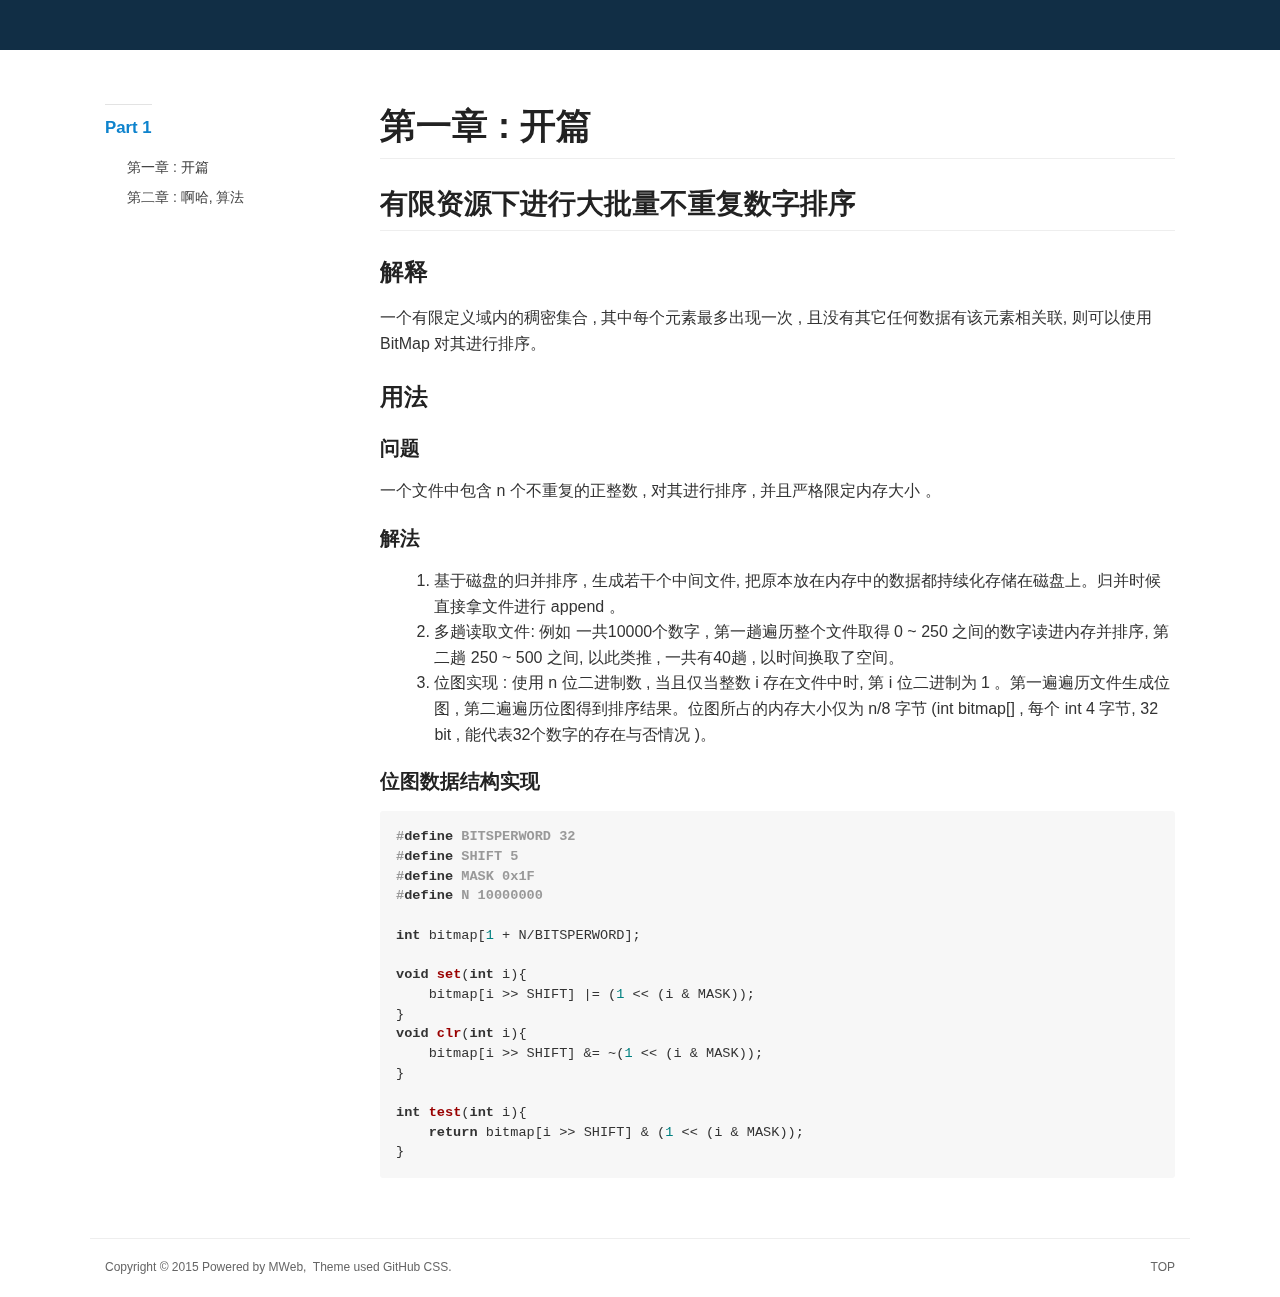
<file: docs/index.html>
<!doctype html>
<html class="no-js" lang="en">
  <head>
    <meta charset="utf-8" />
    <meta name="viewport" content="width=device-width, initial-scale=1.0" />
    <title>
  
  
  
  </title>
 <meta name="description" content="">
 <link href="atom.xml" rel="alternate" title="" type="application/atom+xml">
    <link rel="stylesheet" href="asset/css/foundation.min.css" />
    <link rel="stylesheet" href="asset/css/docs.css" />

    <script src="asset/js/vendor/modernizr.js"></script>
    <script src="asset/js/vendor/jquery.js"></script>
    <script src="asset/highlightjs/highlight.pack.js"></script>
    <link href="asset/highlightjs/styles/github.css" media="screen, projection" rel="stylesheet" type="text/css">
    <link rel="stylesheet" href="asset/css/main.css" />
    <script>hljs.initHighlightingOnLoad();</script>
    
  </head>
  <body class="antialiased hide-extras">
    
    <div class="marketing off-canvas-wrap" data-offcanvas>
      <div class="inner-wrap">


<nav class="top-bar docs-bar hide-for-small" data-topbar>

<div id="header">
    <h1><a href="index.html"></a></h1>
</div>

</nav>
        <nav class="tab-bar show-for-small">
  <a href="javascript:void(0)" class="left-off-canvas-toggle menu-icon">
    <span> &nbsp; </span>
  </a>
</nav>

<aside class="left-off-canvas-menu">
      <ul class="off-canvas-list">
      <li><a href="index.html">Home</a></li>
      
        <li class="divider"></li>
        <li><label>Part 1</label></li>

          
            <li><a title="第二章 : 啊哈, 算法" href="chapter2.html">第二章 : 啊哈, 算法</a></li>
          
            <li><a title="第一章 : 开篇" href="chapter1.html">第一章 : 开篇</a></li>
          

      
      </ul>
    </aside>

<a class="exit-off-canvas" href="#"></a>

        <section id="main-content" role="main" class="scroll-container">

          <div class="row">
            <div class="large-3 medium-3 columns">
              <div class="hide-for-small">
                <div class="sidebar">
                <nav>
                  <ul id="side-nav" class="side-nav">

                    
                      <li class="side-title"><span>Part 1</span></li>
                      <ul class="ul-reverser">
                        
                          <li><a title="第二章 : 啊哈, 算法" href="chapter2.html">第二章 : 啊哈, 算法</a></li>
                        
                          <li><a title="第一章 : 开篇" href="chapter1.html">第一章 : 开篇</a></li>
                        
                      </ul>
                    
                  </ul>
                </nav>
                </div>
              </div>
            </div>
            <div class="large-9 medium-9 columns">

 


	
		<div class="markdown-body">
		<h1>第一章 : 开篇</h1>

		<h2 id="toc_0">有限资源下进行大批量不重复数字排序</h2>

<h3 id="toc_1">解释</h3>

<p>一个有限定义域内的稠密集合 , 其中每个元素最多出现一次 , 且没有其它任何数据有该元素相关联, 则可以使用 BitMap 对其进行排序。</p>

<h3 id="toc_2">用法</h3>

<h4 id="toc_3">问题</h4>

<p>一个文件中包含 n 个不重复的正整数 , 对其进行排序 , 并且严格限定内存大小 。</p>

<h4 id="toc_4">解法</h4>

<ol>
<li>基于磁盘的归并排序 , 生成若干个中间文件, 把原本放在内存中的数据都持续化存储在磁盘上。归并时候直接拿文件进行 append 。</li>
<li>多趟读取文件: 例如 一共10000个数字 , 第一趟遍历整个文件取得 0 ~ 250 之间的数字读进内存并排序, 第二趟 250 ~ 500 之间, 以此类推 , 一共有40趟 , 以时间换取了空间。</li>
<li>位图实现 : 使用 n 位二进制数 , 当且仅当整数 i 存在文件中时, 第 i 位二进制为 1 。第一遍遍历文件生成位图 , 第二遍遍历位图得到排序结果。位图所占的内存大小仅为 n/8 字节 (int bitmap[] , 每个 int 4 字节, 32 bit , 能代表32个数字的存在与否情况 )。</li>
</ol>

<h4 id="toc_5">位图数据结构实现</h4>

<pre><code>#define BITSPERWORD 32
#define SHIFT 5
#define MASK 0x1F
#define N 10000000

int bitmap[1 + N/BITSPERWORD];

void set(int i){
    bitmap[i &gt;&gt; SHIFT] |= (1 &lt;&lt; (i &amp; MASK));
}
void clr(int i){
    bitmap[i &gt;&gt; SHIFT] &amp;= ~(1 &lt;&lt; (i &amp; MASK));
}

int test(int i){
    return bitmap[i &gt;&gt; SHIFT] &amp; (1 &lt;&lt; (i &amp; MASK));
}
</code></pre>


		</div>
	

 
	

  
  
</div></div>


<div class="page-bottom">
  <div class="row">
  <hr />
  <div class="small-9 columns">
  <p class="copyright">Copyright &copy; 2015
Powered by <a target="_blank" href="http://www.mweb.im">MWeb</a>,&nbsp; 
Theme used <a target="_blank" href="http://github.com">GitHub CSS</a>.</p>
  </div>
  <div class="small-3 columns">
  <p class="copyright text-right"><a href="#header">TOP</a></p>
  </div>
   
  </div>
</div>

        </section>
      </div>
    </div>
    
    
    <script src="asset/js/foundation.min.js"></script>
    <script src="asset/js/foundation/foundation.offcanvas.js"></script>
    <script>
      $(document).foundation();

     
    </script>
    


  </body>
</html>
</file>
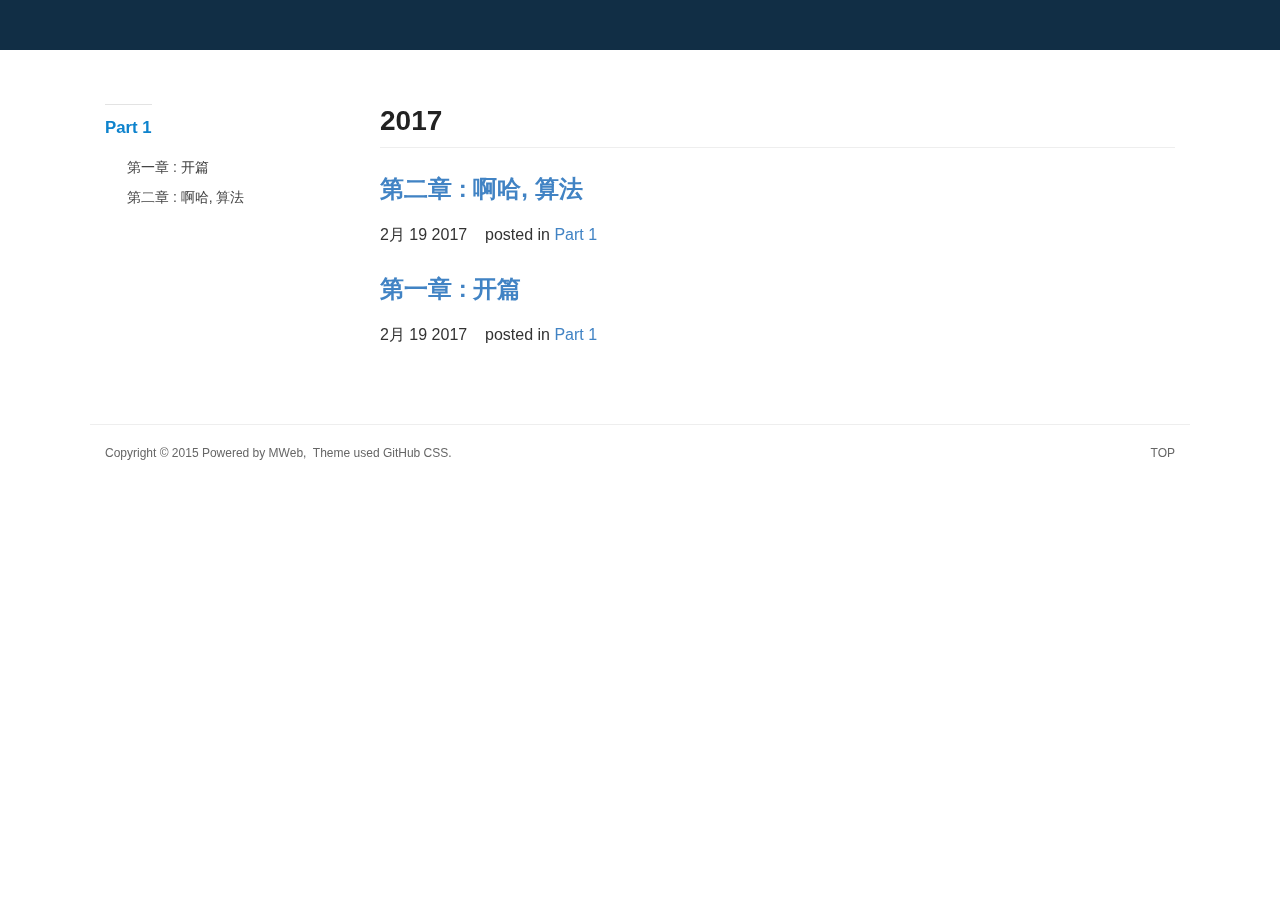
<file: docs/archives.html>
<!doctype html>
<html class="no-js" lang="en">
  <head>
    <meta charset="utf-8" />
    <meta name="viewport" content="width=device-width, initial-scale=1.0" />
    <title>
    
  Archives - 
  
  </title>
 <meta name="description" content="">
 <link href="atom.xml" rel="alternate" title="" type="application/atom+xml">
    <link rel="stylesheet" href="asset/css/foundation.min.css" />
    <link rel="stylesheet" href="asset/css/docs.css" />

    <script src="asset/js/vendor/modernizr.js"></script>
    <script src="asset/js/vendor/jquery.js"></script>
    <script src="asset/highlightjs/highlight.pack.js"></script>
    <link href="asset/highlightjs/styles/github.css" media="screen, projection" rel="stylesheet" type="text/css">
    <link rel="stylesheet" href="asset/css/main.css" />
    <script>hljs.initHighlightingOnLoad();</script>
    
  </head>
  <body class="antialiased hide-extras">
    
    <div class="marketing off-canvas-wrap" data-offcanvas>
      <div class="inner-wrap">


<nav class="top-bar docs-bar hide-for-small" data-topbar>

<div id="header">
    <h1><a href="index.html"></a></h1>
</div>

</nav>
        <nav class="tab-bar show-for-small">
  <a href="javascript:void(0)" class="left-off-canvas-toggle menu-icon">
    <span> &nbsp; </span>
  </a>
</nav>

<aside class="left-off-canvas-menu">
      <ul class="off-canvas-list">
      <li><a href="index.html">Home</a></li>
      
        <li class="divider"></li>
        <li><label>Part 1</label></li>

          
            <li><a title="第二章 : 啊哈, 算法" href="chapter2.html">第二章 : 啊哈, 算法</a></li>
          
            <li><a title="第一章 : 开篇" href="chapter1.html">第一章 : 开篇</a></li>
          

      
      </ul>
    </aside>

<a class="exit-off-canvas" href="#"></a>

        <section id="main-content" role="main" class="scroll-container">

          <div class="row">
            <div class="large-3 medium-3 columns">
              <div class="hide-for-small">
                <div class="sidebar">
                <nav>
                  <ul id="side-nav" class="side-nav">

                    
                      <li class="side-title"><span>Part 1</span></li>
                      <ul class="ul-reverser">
                        
                          <li><a title="第二章 : 啊哈, 算法" href="chapter2.html">第二章 : 啊哈, 算法</a></li>
                        
                          <li><a title="第一章 : 开篇" href="chapter1.html">第一章 : 开篇</a></li>
                        
                      </ul>
                    
                  </ul>
                </nav>
                </div>
              </div>
            </div>
            <div class="large-9 medium-9 columns">

 <div class="markdown-body">
	
		 
		  	<h2>2017</h2>
		
		
			<div>
				<h3><a href="chapter2.html">第二章 : 啊哈, 算法</a></h3>
				<p>
					<time datetime="2017-02-19T22:46:43+08:00" pubdate><span class='month'>2月</span> <span class='day'>19</span> <span class='year'>2017</span></time>
					&nbsp;&nbsp;
				  <span class="categories">posted in 
				  
					    <a class='category' href='Part%201.html'>Part 1</a>&nbsp;
				   
				  </span>

				</p>
			</div>
 	
		
		
			<div>
				<h3><a href="chapter1.html">第一章 : 开篇</a></h3>
				<p>
					<time datetime="2017-02-19T22:43:58+08:00" pubdate><span class='month'>2月</span> <span class='day'>19</span> <span class='year'>2017</span></time>
					&nbsp;&nbsp;
				  <span class="categories">posted in 
				  
					    <a class='category' href='Part%201.html'>Part 1</a>&nbsp;
				   
				  </span>

				</p>
			</div>
 	 
</div>  
</div></div>


<div class="page-bottom">
  <div class="row">
  <hr />
  <div class="small-9 columns">
  <p class="copyright">Copyright &copy; 2015
Powered by <a target="_blank" href="http://www.mweb.im">MWeb</a>,&nbsp; 
Theme used <a target="_blank" href="http://github.com">GitHub CSS</a>.</p>
  </div>
  <div class="small-3 columns">
  <p class="copyright text-right"><a href="#header">TOP</a></p>
  </div>
   
  </div>
</div>

        </section>
      </div>
    </div>
    
    
    <script src="asset/js/foundation.min.js"></script>
    <script src="asset/js/foundation/foundation.offcanvas.js"></script>
    <script>
      $(document).foundation();

     
    </script>
    


  </body>
</html>
</file>
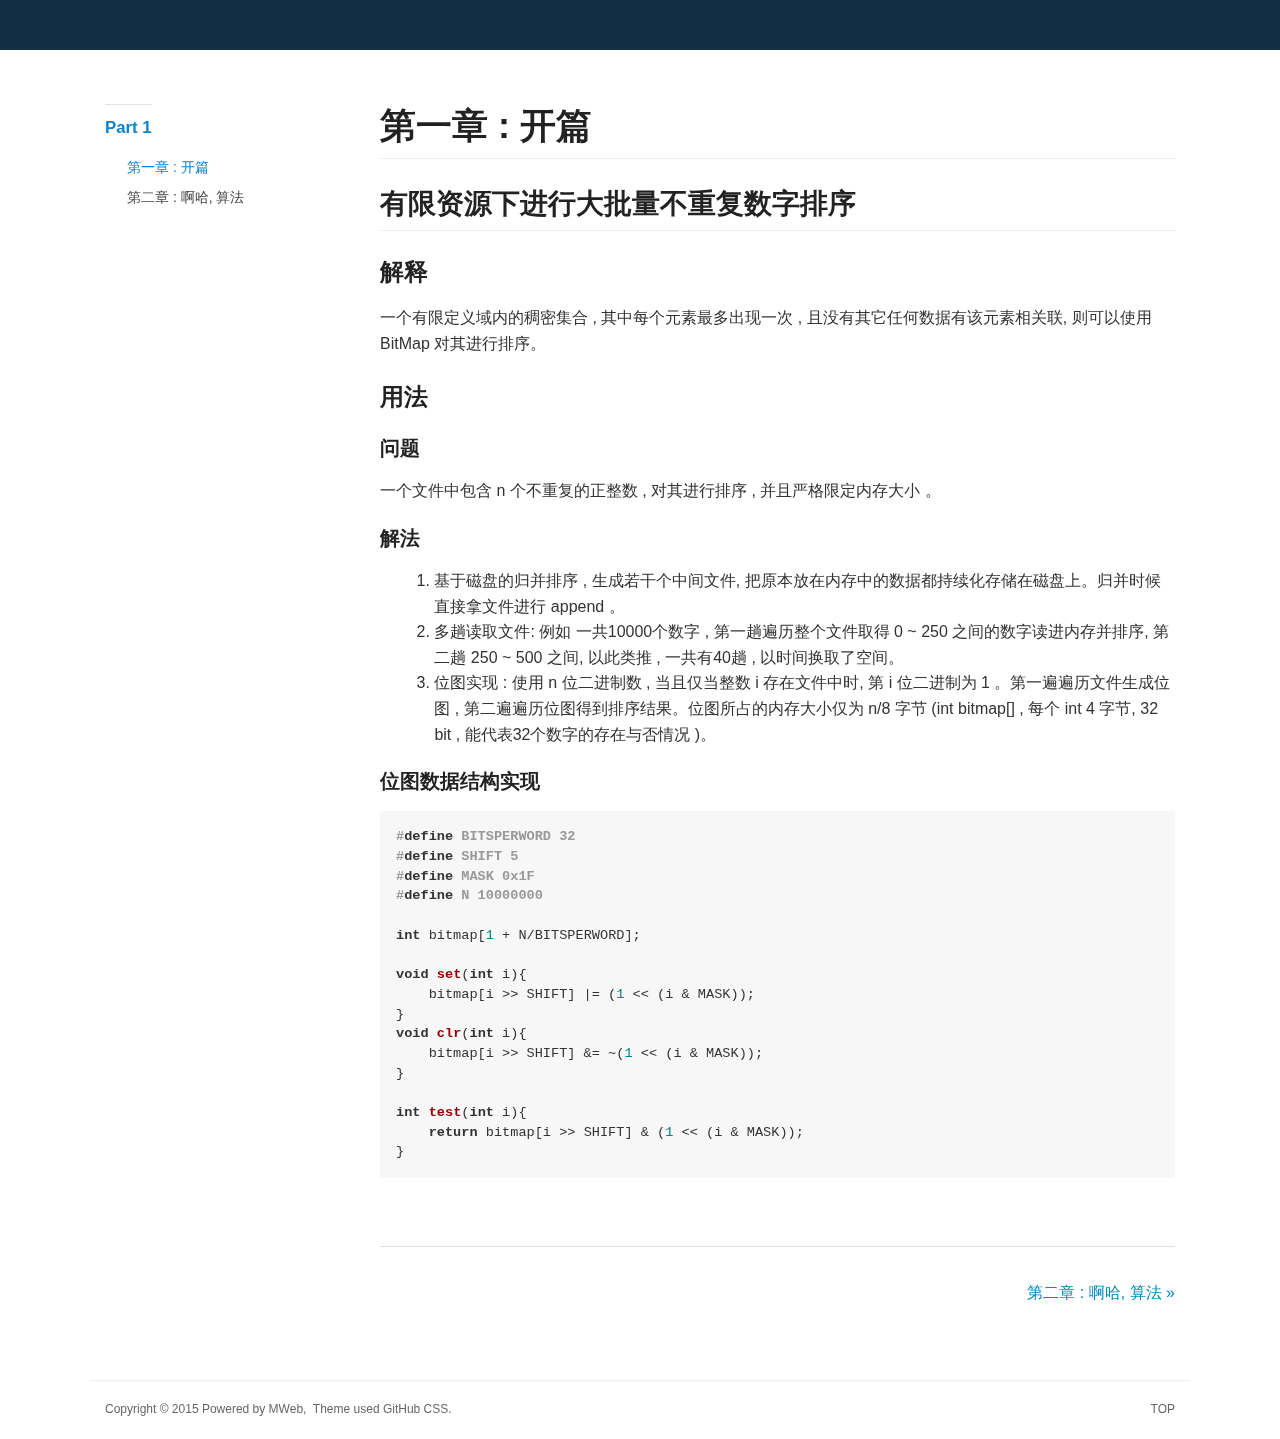
<file: docs/chapter1.html>
<!doctype html>
<html class="no-js" lang="en">
  <head>
    <meta charset="utf-8" />
    <meta name="viewport" content="width=device-width, initial-scale=1.0" />
    <title>
    
  第一章 : 开篇 - 
  
  </title>
 <meta name="description" content="">
 <link href="atom.xml" rel="alternate" title="" type="application/atom+xml">
    <link rel="stylesheet" href="asset/css/foundation.min.css" />
    <link rel="stylesheet" href="asset/css/docs.css" />

    <script src="asset/js/vendor/modernizr.js"></script>
    <script src="asset/js/vendor/jquery.js"></script>
    <script src="asset/highlightjs/highlight.pack.js"></script>
    <link href="asset/highlightjs/styles/github.css" media="screen, projection" rel="stylesheet" type="text/css">
    <link rel="stylesheet" href="asset/css/main.css" />
    <script>hljs.initHighlightingOnLoad();</script>
    
  </head>
  <body class="antialiased hide-extras">
    
    <div class="marketing off-canvas-wrap" data-offcanvas>
      <div class="inner-wrap">


<nav class="top-bar docs-bar hide-for-small" data-topbar>

<div id="header">
    <h1><a href="index.html"></a></h1>
</div>

</nav>
        <nav class="tab-bar show-for-small">
  <a href="javascript:void(0)" class="left-off-canvas-toggle menu-icon">
    <span> &nbsp; </span>
  </a>
</nav>

<aside class="left-off-canvas-menu">
      <ul class="off-canvas-list">
      <li><a href="index.html">Home</a></li>
      
        <li class="divider"></li>
        <li><label>Part 1</label></li>

          
            <li><a title="第二章 : 啊哈, 算法" href="chapter2.html">第二章 : 啊哈, 算法</a></li>
          
            <li><a title="第一章 : 开篇" href="chapter1.html">第一章 : 开篇</a></li>
          

      
      </ul>
    </aside>

<a class="exit-off-canvas" href="#"></a>

        <section id="main-content" role="main" class="scroll-container">

          <div class="row">
            <div class="large-3 medium-3 columns">
              <div class="hide-for-small">
                <div class="sidebar">
                <nav>
                  <ul id="side-nav" class="side-nav">

                    
                      <li class="side-title"><span>Part 1</span></li>
                      <ul class="ul-reverser">
                        
                          <li><a title="第二章 : 啊哈, 算法" href="chapter2.html">第二章 : 啊哈, 算法</a></li>
                        
                          <li><a title="第一章 : 开篇" href="chapter1.html">第一章 : 开篇</a></li>
                        
                      </ul>
                    
                  </ul>
                </nav>
                </div>
              </div>
            </div>
            <div class="large-9 medium-9 columns">

 <div class="markdown-body">
<h1>第一章 : 开篇</h1>

<h2 id="toc_0">有限资源下进行大批量不重复数字排序</h2>

<h3 id="toc_1">解释</h3>

<p>一个有限定义域内的稠密集合 , 其中每个元素最多出现一次 , 且没有其它任何数据有该元素相关联, 则可以使用 BitMap 对其进行排序。</p>

<h3 id="toc_2">用法</h3>

<h4 id="toc_3">问题</h4>

<p>一个文件中包含 n 个不重复的正整数 , 对其进行排序 , 并且严格限定内存大小 。</p>

<h4 id="toc_4">解法</h4>

<ol>
<li>基于磁盘的归并排序 , 生成若干个中间文件, 把原本放在内存中的数据都持续化存储在磁盘上。归并时候直接拿文件进行 append 。</li>
<li>多趟读取文件: 例如 一共10000个数字 , 第一趟遍历整个文件取得 0 ~ 250 之间的数字读进内存并排序, 第二趟 250 ~ 500 之间, 以此类推 , 一共有40趟 , 以时间换取了空间。</li>
<li>位图实现 : 使用 n 位二进制数 , 当且仅当整数 i 存在文件中时, 第 i 位二进制为 1 。第一遍遍历文件生成位图 , 第二遍遍历位图得到排序结果。位图所占的内存大小仅为 n/8 字节 (int bitmap[] , 每个 int 4 字节, 32 bit , 能代表32个数字的存在与否情况 )。</li>
</ol>

<h4 id="toc_5">位图数据结构实现</h4>

<pre><code>#define BITSPERWORD 32
#define SHIFT 5
#define MASK 0x1F
#define N 10000000

int bitmap[1 + N/BITSPERWORD];

void set(int i){
    bitmap[i &gt;&gt; SHIFT] |= (1 &lt;&lt; (i &amp; MASK));
}
void clr(int i){
    bitmap[i &gt;&gt; SHIFT] &amp;= ~(1 &lt;&lt; (i &amp; MASK));
}

int test(int i){
    return bitmap[i &gt;&gt; SHIFT] &amp; (1 &lt;&lt; (i &amp; MASK));
}
</code></pre>


</div>

<br /><br />
<hr />

<div class="row clearfix">
  <div class="large-6 columns">
	<div class="text-left" style="padding:15px 0px;">
		
	</div>
  </div>
  <div class="large-6 columns">
	<div class="text-right" style="padding:15px 0px;">
		
	        <a href="chapter2.html" 
	        title="Next Post: 第二章 : 啊哈, 算法">第二章 : 啊哈, 算法 &raquo;</a>
	    
	</div>
  </div>
</div>

<div class="row">
<div style="padding:0px 0.93em;" class="share-comments">

</div>
</div>
<script type="text/javascript">
	$(function(){
		var currentURL = 'chapter1.html';
		$('#side-nav a').each(function(){
			if($(this).attr('href') == currentURL){
				$(this).parent().addClass('active');
			}
		});
	});
</script>  
</div></div>


<div class="page-bottom">
  <div class="row">
  <hr />
  <div class="small-9 columns">
  <p class="copyright">Copyright &copy; 2015
Powered by <a target="_blank" href="http://www.mweb.im">MWeb</a>,&nbsp; 
Theme used <a target="_blank" href="http://github.com">GitHub CSS</a>.</p>
  </div>
  <div class="small-3 columns">
  <p class="copyright text-right"><a href="#header">TOP</a></p>
  </div>
   
  </div>
</div>

        </section>
      </div>
    </div>
    
    
    <script src="asset/js/foundation.min.js"></script>
    <script src="asset/js/foundation/foundation.offcanvas.js"></script>
    <script>
      $(document).foundation();

     
    </script>
    


  </body>
</html>
</file>
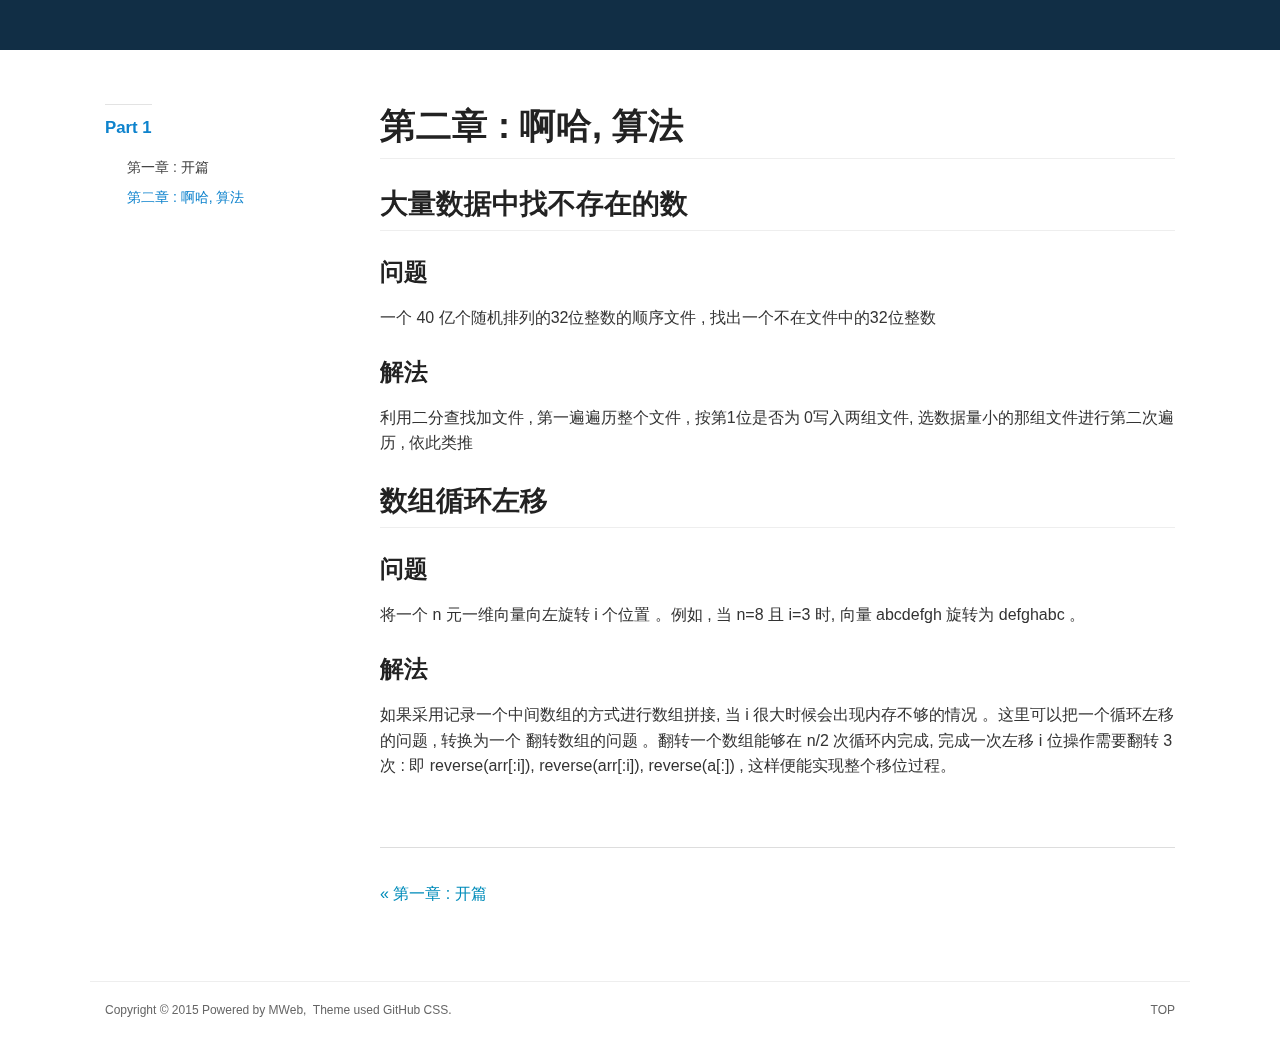
<file: docs/chapter2.html>
<!doctype html>
<html class="no-js" lang="en">
  <head>
    <meta charset="utf-8" />
    <meta name="viewport" content="width=device-width, initial-scale=1.0" />
    <title>
    
  第二章 : 啊哈, 算法 - 
  
  </title>
 <meta name="description" content="">
 <link href="atom.xml" rel="alternate" title="" type="application/atom+xml">
    <link rel="stylesheet" href="asset/css/foundation.min.css" />
    <link rel="stylesheet" href="asset/css/docs.css" />

    <script src="asset/js/vendor/modernizr.js"></script>
    <script src="asset/js/vendor/jquery.js"></script>
    <script src="asset/highlightjs/highlight.pack.js"></script>
    <link href="asset/highlightjs/styles/github.css" media="screen, projection" rel="stylesheet" type="text/css">
    <link rel="stylesheet" href="asset/css/main.css" />
    <script>hljs.initHighlightingOnLoad();</script>
    
  </head>
  <body class="antialiased hide-extras">
    
    <div class="marketing off-canvas-wrap" data-offcanvas>
      <div class="inner-wrap">


<nav class="top-bar docs-bar hide-for-small" data-topbar>

<div id="header">
    <h1><a href="index.html"></a></h1>
</div>

</nav>
        <nav class="tab-bar show-for-small">
  <a href="javascript:void(0)" class="left-off-canvas-toggle menu-icon">
    <span> &nbsp; </span>
  </a>
</nav>

<aside class="left-off-canvas-menu">
      <ul class="off-canvas-list">
      <li><a href="index.html">Home</a></li>
      
        <li class="divider"></li>
        <li><label>Part 1</label></li>

          
            <li><a title="第二章 : 啊哈, 算法" href="chapter2.html">第二章 : 啊哈, 算法</a></li>
          
            <li><a title="第一章 : 开篇" href="chapter1.html">第一章 : 开篇</a></li>
          

      
      </ul>
    </aside>

<a class="exit-off-canvas" href="#"></a>

        <section id="main-content" role="main" class="scroll-container">

          <div class="row">
            <div class="large-3 medium-3 columns">
              <div class="hide-for-small">
                <div class="sidebar">
                <nav>
                  <ul id="side-nav" class="side-nav">

                    
                      <li class="side-title"><span>Part 1</span></li>
                      <ul class="ul-reverser">
                        
                          <li><a title="第二章 : 啊哈, 算法" href="chapter2.html">第二章 : 啊哈, 算法</a></li>
                        
                          <li><a title="第一章 : 开篇" href="chapter1.html">第一章 : 开篇</a></li>
                        
                      </ul>
                    
                  </ul>
                </nav>
                </div>
              </div>
            </div>
            <div class="large-9 medium-9 columns">

 <div class="markdown-body">
<h1>第二章 : 啊哈, 算法</h1>

<h2 id="toc_0">大量数据中找不存在的数</h2>

<h3 id="toc_1">问题</h3>

<p>一个 40 亿个随机排列的32位整数的顺序文件 , 找出一个不在文件中的32位整数</p>

<h3 id="toc_2">解法</h3>

<p>利用二分查找加文件 , 第一遍遍历整个文件 , 按第1位是否为 0写入两组文件, 选数据量小的那组文件进行第二次遍历 , 依此类推</p>

<h2 id="toc_3">数组循环左移</h2>

<h3 id="toc_4">问题</h3>

<p>将一个 n 元一维向量向左旋转 i 个位置 。例如 , 当 n=8 且 i=3 时, 向量 abcdefgh 旋转为 defghabc 。</p>

<h3 id="toc_5">解法</h3>

<p>如果采用记录一个中间数组的方式进行数组拼接, 当 i 很大时候会出现内存不够的情况 。这里可以把一个循环左移的问题 , 转换为一个 翻转数组的问题 。翻转一个数组能够在 n/2 次循环内完成, 完成一次左移 i 位操作需要翻转 3 次 : 即 reverse(arr[:i]), reverse(arr[:i]), reverse(a[:]) , 这样便能实现整个移位过程。</p>


</div>

<br /><br />
<hr />

<div class="row clearfix">
  <div class="large-6 columns">
	<div class="text-left" style="padding:15px 0px;">
		
	        <a href="chapter1.html"  title="Previous Post: 第一章 : 开篇">&laquo; 第一章 : 开篇</a>
	    
	</div>
  </div>
  <div class="large-6 columns">
	<div class="text-right" style="padding:15px 0px;">
		
	</div>
  </div>
</div>

<div class="row">
<div style="padding:0px 0.93em;" class="share-comments">

</div>
</div>
<script type="text/javascript">
	$(function(){
		var currentURL = 'chapter2.html';
		$('#side-nav a').each(function(){
			if($(this).attr('href') == currentURL){
				$(this).parent().addClass('active');
			}
		});
	});
</script>  
</div></div>


<div class="page-bottom">
  <div class="row">
  <hr />
  <div class="small-9 columns">
  <p class="copyright">Copyright &copy; 2015
Powered by <a target="_blank" href="http://www.mweb.im">MWeb</a>,&nbsp; 
Theme used <a target="_blank" href="http://github.com">GitHub CSS</a>.</p>
  </div>
  <div class="small-3 columns">
  <p class="copyright text-right"><a href="#header">TOP</a></p>
  </div>
   
  </div>
</div>

        </section>
      </div>
    </div>
    
    
    <script src="asset/js/foundation.min.js"></script>
    <script src="asset/js/foundation/foundation.offcanvas.js"></script>
    <script>
      $(document).foundation();

     
    </script>
    


  </body>
</html>
</file>
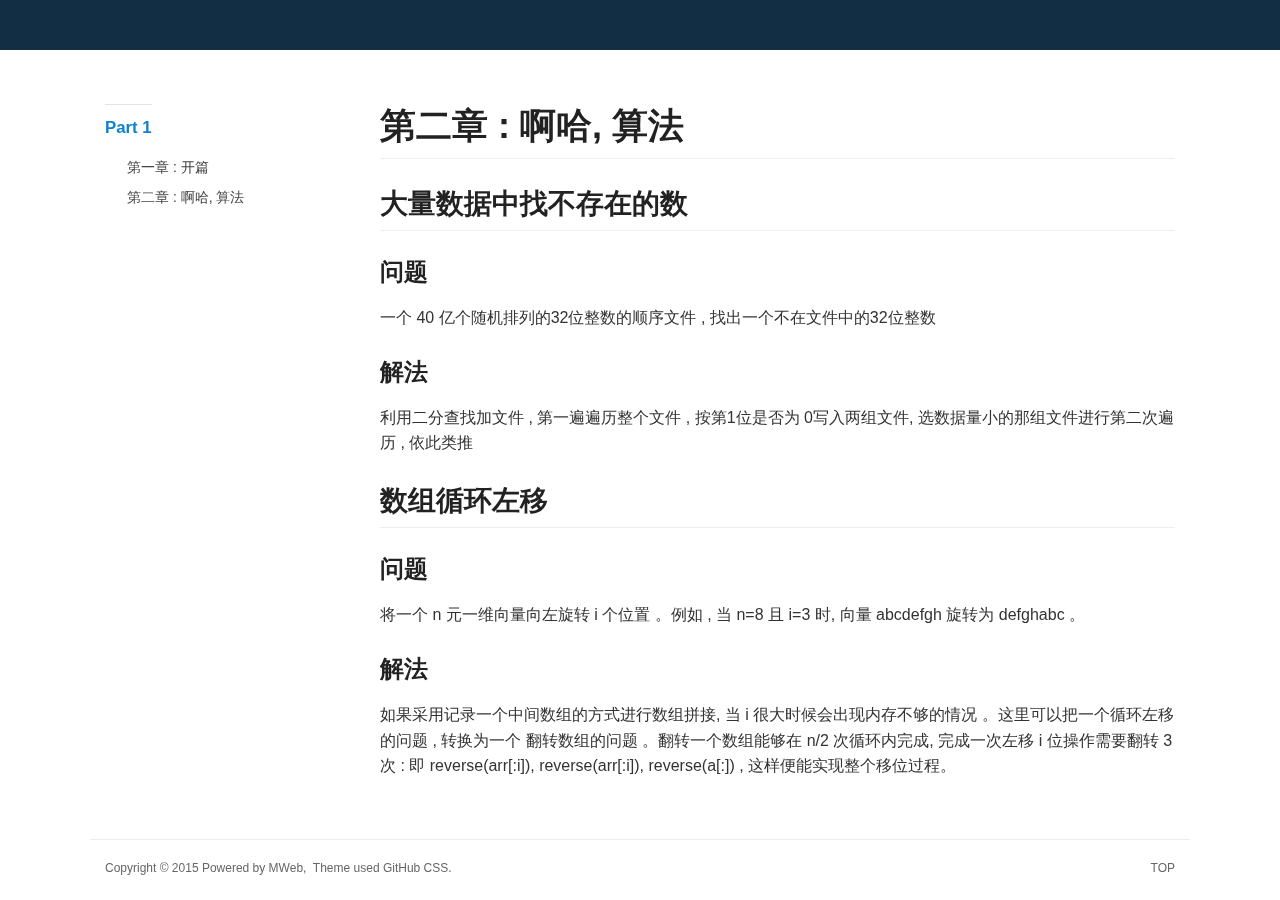
<file: docs/Part 1.html>
<!doctype html>
<html class="no-js" lang="en">
  <head>
    <meta charset="utf-8" />
    <meta name="viewport" content="width=device-width, initial-scale=1.0" />
    <title>
    
  Part 1 - 
  
  </title>
 <meta name="description" content="">
 <link href="atom.xml" rel="alternate" title="" type="application/atom+xml">
    <link rel="stylesheet" href="asset/css/foundation.min.css" />
    <link rel="stylesheet" href="asset/css/docs.css" />

    <script src="asset/js/vendor/modernizr.js"></script>
    <script src="asset/js/vendor/jquery.js"></script>
    <script src="asset/highlightjs/highlight.pack.js"></script>
    <link href="asset/highlightjs/styles/github.css" media="screen, projection" rel="stylesheet" type="text/css">
    <link rel="stylesheet" href="asset/css/main.css" />
    <script>hljs.initHighlightingOnLoad();</script>
    
  </head>
  <body class="antialiased hide-extras">
    
    <div class="marketing off-canvas-wrap" data-offcanvas>
      <div class="inner-wrap">


<nav class="top-bar docs-bar hide-for-small" data-topbar>

<div id="header">
    <h1><a href="index.html"></a></h1>
</div>

</nav>
        <nav class="tab-bar show-for-small">
  <a href="javascript:void(0)" class="left-off-canvas-toggle menu-icon">
    <span> &nbsp; </span>
  </a>
</nav>

<aside class="left-off-canvas-menu">
      <ul class="off-canvas-list">
      <li><a href="index.html">Home</a></li>
      
        <li class="divider"></li>
        <li><label>Part 1</label></li>

          
            <li><a title="第二章 : 啊哈, 算法" href="chapter2.html">第二章 : 啊哈, 算法</a></li>
          
            <li><a title="第一章 : 开篇" href="chapter1.html">第一章 : 开篇</a></li>
          

      
      </ul>
    </aside>

<a class="exit-off-canvas" href="#"></a>

        <section id="main-content" role="main" class="scroll-container">

          <div class="row">
            <div class="large-3 medium-3 columns">
              <div class="hide-for-small">
                <div class="sidebar">
                <nav>
                  <ul id="side-nav" class="side-nav">

                    
                      <li class="side-title"><span>Part 1</span></li>
                      <ul class="ul-reverser">
                        
                          <li><a title="第二章 : 啊哈, 算法" href="chapter2.html">第二章 : 啊哈, 算法</a></li>
                        
                          <li><a title="第一章 : 开篇" href="chapter1.html">第一章 : 开篇</a></li>
                        
                      </ul>
                    
                  </ul>
                </nav>
                </div>
              </div>
            </div>
            <div class="large-9 medium-9 columns">

 


	
		<div class="markdown-body">
		<h1>第二章 : 啊哈, 算法</h1>

		<h2 id="toc_0">大量数据中找不存在的数</h2>

<h3 id="toc_1">问题</h3>

<p>一个 40 亿个随机排列的32位整数的顺序文件 , 找出一个不在文件中的32位整数</p>

<h3 id="toc_2">解法</h3>

<p>利用二分查找加文件 , 第一遍遍历整个文件 , 按第1位是否为 0写入两组文件, 选数据量小的那组文件进行第二次遍历 , 依此类推</p>

<h2 id="toc_3">数组循环左移</h2>

<h3 id="toc_4">问题</h3>

<p>将一个 n 元一维向量向左旋转 i 个位置 。例如 , 当 n=8 且 i=3 时, 向量 abcdefgh 旋转为 defghabc 。</p>

<h3 id="toc_5">解法</h3>

<p>如果采用记录一个中间数组的方式进行数组拼接, 当 i 很大时候会出现内存不够的情况 。这里可以把一个循环左移的问题 , 转换为一个 翻转数组的问题 。翻转一个数组能够在 n/2 次循环内完成, 完成一次左移 i 位操作需要翻转 3 次 : 即 reverse(arr[:i]), reverse(arr[:i]), reverse(a[:]) , 这样便能实现整个移位过程。</p>


		</div>
	

 
	

  
  
</div></div>


<div class="page-bottom">
  <div class="row">
  <hr />
  <div class="small-9 columns">
  <p class="copyright">Copyright &copy; 2015
Powered by <a target="_blank" href="http://www.mweb.im">MWeb</a>,&nbsp; 
Theme used <a target="_blank" href="http://github.com">GitHub CSS</a>.</p>
  </div>
  <div class="small-3 columns">
  <p class="copyright text-right"><a href="#header">TOP</a></p>
  </div>
   
  </div>
</div>

        </section>
      </div>
    </div>
    
    
    <script src="asset/js/foundation.min.js"></script>
    <script src="asset/js/foundation/foundation.offcanvas.js"></script>
    <script>
      $(document).foundation();

     
    </script>
    


  </body>
</html>
</file>
<file: docs/asset/css/docs.css>
.move-right .exit-off-canvas{
	box-shadow: none;
	background-color: rgba(255,255,255,0.2);
}

ul.off-canvas-list li label{background-color: #09263c;}
.left-off-canvas-menu{ background-color: #112E45;}
ul.off-canvas-list li a{ border-bottom:solid 1px #0e385a;}
ul.off-canvas-list li a:hover{background: #335a79;}
.top-bar,.tab-bar{ background-color: #112E45; height: 50px;}

.tab-bar .menu-icon{ width: 100%;}
.row{ max-width: 1100px;}

.docs-bar #header{padding: 0px 0.93em;  max-width: 1100px; margin: 0 auto;}
.docs-bar #header h1{ font-family: Lato,Helvetica Neue,Helvetica,Arial,sans-serif; text-align: left;  padding: 6px 0; font-size: 20px; color: #cdddeb;}
#header h1 a{ text-decoration: none;color: #cdddeb;}
.sidebar {
    padding: 0px 0px; padding-right: 8%;
}
.sidebar .side-nav li {
    margin: 0;
    padding: 0;
}
.sidebar .side-nav a{ font-family: Lato,Helvetica Neue,Helvetica,Arial,sans-serif;}
.sidebar .side-nav li a{ padding: 4px 4px;}
.sidebar .side-nav li.side-title span{ display: inline-block; padding: 10px 0; margin-top: 40px; color:#0e83cd; border-top: solid 1px #e3e3e3; font-weight: bold; font-size: 1.2em;}


.sidebar .side-nav li a{  color: #444;}
.sidebar .side-nav li a:hover{color: #0e83cd; background:none;}
.sidebar .side-nav li.active > a:first-child {
    color: #0e83cd;
}

.markdown-toc ul,.markdown-toc li {
    margin: 0;
    padding: 0;
    list-style: none;
}

.share-comments{ padding: 15px 0px;}
.page-bottom{ margin-top: 40px;}
.page-bottom hr{ border-color: #eee;}
.page-bottom .row{ padding-bottom: 20px;}
.page-bottom .copyright{ font-size: 12px; padding: 0; margin: 0;}
.page-bottom .copyright,.page-bottom .copyright a{ color: #666;}

.markdown-toc a{ font-family: Lato,Helvetica Neue,Helvetica,Arial,sans-serif;}
.markdown-toc li a{ padding: 4px 0px; color: #666; font-size: 0.9em;}
.markdown-toc li.side-title{ padding-bottom: 6px;}
.markdown-toc li.side-title span{ padding: 10px 0;  color:#0e83cd;  font-size: 1.0em;border-top: solid 1px #e3e3e3; }

.markdown-toc ul ul{padding-left: 16px;}
.markdown-toc li a:hover{color: #0e83cd; background:none;}


.markdown-body{ margin-top: 54px;}

.markdown-toc{ position: absolute; display: none; right: 80px; top: 130px; }

.markdown-body {
  -ms-text-size-adjust: 100%;
  -webkit-text-size-adjust: 100%;
  color: #333;
  overflow: hidden;
  font-family: Lato,Helvetica Neue,Helvetica,Arial,sans-serif;
  font-size: 16px;
  line-height: 1.6;
  word-wrap: break-word;
}

.markdown-body a {
  background: transparent;
}

.markdown-body a:active,
.markdown-body a:hover {
  outline: 0;
}

.markdown-body strong {
  font-weight: bold;
}

.markdown-body h1 {
  font-size: 2em;
  margin: 0.67em 0;
}

.markdown-body img {
  border: 0;
}

.markdown-body hr {
  -moz-box-sizing: content-box;
  box-sizing: content-box;
  height: 0;
}

.markdown-body pre {
  overflow: auto;
}

.markdown-body code,
.markdown-body kbd,
.markdown-body pre {
  font-family: monospace, monospace;
  font-size: 1em;
}

.markdown-body input {
  color: inherit;
  font: inherit;
  margin: 0;
}

.markdown-body html input[disabled] {
  cursor: default;
}

.markdown-body input {
  line-height: normal;
}

.markdown-body input[type="checkbox"] {
  -moz-box-sizing: border-box;
  box-sizing: border-box;
  padding: 0;
}

.markdown-body table {
  border-collapse: collapse;
  border-spacing: 0; border: none;
}

.markdown-body td,
.markdown-body th {
  padding: 0;
}

.markdown-body * {
  -moz-box-sizing: border-box;
  box-sizing: border-box;
}

.markdown-body input {
  font: 13px/1.4 Helvetica, arial, freesans, clean, sans-serif, "Segoe UI Emoji", "Segoe UI Symbol";
}

.markdown-body a {
  color: #4183c4;
  text-decoration: none;
}

.markdown-body a:hover,
.markdown-body a:focus,
.markdown-body a:active {
  text-decoration: underline;
}

.markdown-body hr {
  height: 0;
  margin: 15px 0;
  overflow: hidden;
  background: transparent;
  border: 0;
  border-bottom: 1px solid #ddd;
}

.markdown-body hr:before {
  display: table;
  content: "";
}

.markdown-body hr:after {
  display: table;
  clear: both;
  content: "";
}

.markdown-body h1,
.markdown-body h2,
.markdown-body h3,
.markdown-body h4,
.markdown-body h5,
.markdown-body h6 {
  margin-top: 15px;
  margin-bottom: 15px;
  line-height: 1.1;
}

.markdown-body h1 {
  font-size: 30px;
}

.markdown-body h2 {
  font-size: 21px;
}

.markdown-body h3 {
  font-size: 16px;
}

.markdown-body h4 {
  font-size: 14px;
}

.markdown-body h5 {
  font-size: 12px;
}

.markdown-body h6 {
  font-size: 11px;
}

.markdown-body blockquote {
  margin: 0;
}

.markdown-body ul,
.markdown-body ol {
  padding: 0;
  margin-top: 0;
  margin-bottom: 0;
}

.markdown-body ol ol,
.markdown-body ul ol {
  list-style-type: lower-roman;
}

.markdown-body ul ul ol,
.markdown-body ul ol ol,
.markdown-body ol ul ol,
.markdown-body ol ol ol {
  list-style-type: lower-alpha;
}

.markdown-body dd {
  margin-left: 0;
}

.markdown-body code {
  font: 12px Consolas, "Liberation Mono", Menlo, Courier, monospace;
}

.markdown-body pre {
  margin-top: 0;
  margin-bottom: 0;
  font: 12px Consolas, "Liberation Mono", Menlo, Courier, monospace;
}

.markdown-body kbd {
  background-color: #e7e7e7;
  background-image: -webkit-linear-gradient(#fefefe, #e7e7e7);
  background-image: linear-gradient(#fefefe, #e7e7e7);
  background-repeat: repeat-x;
  border-radius: 2px;
  border: 1px solid #cfcfcf;
  color: #000;
  padding: 3px 5px;
  line-height: 10px;
  font: 11px Consolas, "Liberation Mono", Menlo, Courier, monospace;
  display: inline-block;
}

.markdown-body>*:first-child {
  margin-top: 0 !important;
}

.markdown-body>*:last-child {
  margin-bottom: 0 !important;
}

.markdown-body .anchor {
  position: absolute;
  top: 0;
  bottom: 0;
  left: 0;
  display: block;
  padding-right: 6px;
  padding-left: 30px;
  margin-left: -30px;
}

.markdown-body .anchor:focus {
  outline: none;
}

.markdown-body h1,
.markdown-body h2,
.markdown-body h3,
.markdown-body h4,
.markdown-body h5,
.markdown-body h6 {
  position: relative;
  margin-top: 1em;
  margin-bottom: 16px;
  font-weight: bold;
  line-height: 1.4;
}

.markdown-body h1 .octicon-link,
.markdown-body h2 .octicon-link,
.markdown-body h3 .octicon-link,
.markdown-body h4 .octicon-link,
.markdown-body h5 .octicon-link,
.markdown-body h6 .octicon-link {
  display: none;
  color: #000;
  vertical-align: middle;
}

.markdown-body h1:hover .anchor,
.markdown-body h2:hover .anchor,
.markdown-body h3:hover .anchor,
.markdown-body h4:hover .anchor,
.markdown-body h5:hover .anchor,
.markdown-body h6:hover .anchor {
  height: 1em;
  padding-left: 8px;
  margin-left: -30px;
  line-height: 1;
  text-decoration: none;
}

.markdown-body h1:hover .anchor .octicon-link,
.markdown-body h2:hover .anchor .octicon-link,
.markdown-body h3:hover .anchor .octicon-link,
.markdown-body h4:hover .anchor .octicon-link,
.markdown-body h5:hover .anchor .octicon-link,
.markdown-body h6:hover .anchor .octicon-link {
  display: inline-block;
}

.markdown-body h1 {
  padding-bottom: 0.3em;
  font-size: 2.25em;
  line-height: 1.2;
  border-bottom: 1px solid #eee;
}

.markdown-body h2 {
  padding-bottom: 0.3em;
  font-size: 1.75em;
  line-height: 1.225;
  border-bottom: 1px solid #eee;
}

.markdown-body h3 {
  font-size: 1.5em;
  line-height: 1.43;
}

.markdown-body h4 {
  font-size: 1.25em;
}

.markdown-body h5 {
  font-size: 1em;
}

.markdown-body h6 {
  font-size: 1em;
  color: #777;
}

.markdown-body p,
.markdown-body blockquote,
.markdown-body ul,
.markdown-body ol,
.markdown-body dl,
.markdown-body table,
.markdown-body pre {
  margin-top: 0;
  margin-bottom: 16px;
}

.markdown-body hr {
  height: 4px;
  padding: 0;
  margin: 16px 0;
  background-color: #e7e7e7;
  border: 0 none;
}

.markdown-body ul,
.markdown-body ol {
  padding-left: 2em;
}

.markdown-body ul ul,
.markdown-body ul ol,
.markdown-body ol ol,
.markdown-body ol ul {
  margin-top: 0;
  margin-bottom: 0;
}

.markdown-body li>p {
  margin-top: 16px;
}

.markdown-body dl {
  padding: 0;
}

.markdown-body dl dt {
  padding: 0;
  margin-top: 16px;
  font-size: 1em;
  font-style: italic;
  font-weight: bold;
}

.markdown-body dl dd {
  padding: 0 16px;
  margin-bottom: 16px;
}

.markdown-body blockquote {
  padding: 0 15px;
  color: #777;
  border-left: 4px solid #ddd;
}

.markdown-body blockquote>:first-child {
  margin-top: 0;
}

.markdown-body blockquote>:last-child {
  margin-bottom: 0;
}

.markdown-body table {
  display: block;
  width: 100%;
  overflow: auto;
  word-break: normal;
  word-break: keep-all;
}

.markdown-body table th {
  font-weight: bold;
}

.markdown-body table th,
.markdown-body table td {
  padding: 6px 13px;
  border: 1px solid #ddd;
}

.markdown-body table tr {
  background-color: #fff;
  border-top: 1px solid #ccc;
}

.markdown-body table tr:nth-child(2n) {
  background-color: #f8f8f8;
}

.markdown-body img {
  max-width: 100%;
  -moz-box-sizing: border-box;
  box-sizing: border-box;
}

.markdown-body code {
  padding: 0;
  padding-top: 0.2em;
  padding-bottom: 0.2em;
  margin: 0;
  font-size: 85%;
  background-color: rgba(0,0,0,0.04);
  border-radius: 3px;
}

.markdown-body code:before,
.markdown-body code:after {
  letter-spacing: -0.2em;
  content: "\00a0";
}

.markdown-body pre>code {
  padding: 0;
  margin: 0;
  font-size: 100%;
  word-break: normal;
  white-space: pre;
  background: transparent;
  border: 0;
}

.markdown-body .highlight {
  margin-bottom: 16px;
}

.markdown-body .highlight pre,
.markdown-body pre {
  padding: 16px;
  overflow: auto;
  font-size: 85%;
  line-height: 1.45;
  background-color: #f7f7f7;
  border-radius: 3px;
}

.markdown-body .highlight pre {
  margin-bottom: 0;
  word-break: normal;
}

.markdown-body pre {
  word-wrap: normal;
}

.markdown-body pre code {
  display: inline;
  max-width: initial;
  padding: 0;
  margin: 0;
  overflow: initial;
  line-height: inherit;
  word-wrap: normal;
  background-color: transparent;
  border: 0;
}

.markdown-body pre code:before,
.markdown-body pre code:after {
  content: normal;
}


.markdown-body .octicon {
  font: normal normal 16px octicons-anchor;
  line-height: 1;
  display: inline-block;
  text-decoration: none;
  -webkit-font-smoothing: antialiased;
  -moz-osx-font-smoothing: grayscale;
  -webkit-user-select: none;
  -moz-user-select: none;
  -ms-user-select: none;
  user-select: none;
}

.markdown-body .octicon-link:before {
  content: '\f05c';
}

.markdown-body .task-list-item {
  list-style-type: none;
}

.markdown-body .task-list-item+.task-list-item {
  margin-top: 3px;
}

.markdown-body .task-list-item input {
  float: left;
  margin: 0.3em 0 0.25em -1.6em;
  vertical-align: middle;
}
</file>
<file: docs/asset/highlightjs/styles/github.css>
/*

github.com style (c) Vasily Polovnyov <vast@whiteants.net>

*/

.hljs {
  display: block;
  overflow-x: auto;
  padding: 0.5em;
  color: #333;
  background: #f8f8f8;
  -webkit-text-size-adjust: none;
}

.hljs-comment,
.diff .hljs-header,
.hljs-javadoc {
  color: #998;
  font-style: italic;
}

.hljs-keyword,
.css .rule .hljs-keyword,
.hljs-winutils,
.nginx .hljs-title,
.hljs-subst,
.hljs-request,
.hljs-status {
  color: #333;
  font-weight: bold;
}

.hljs-number,
.hljs-hexcolor,
.ruby .hljs-constant {
  color: #008080;
}

.hljs-string,
.hljs-tag .hljs-value,
.hljs-phpdoc,
.hljs-dartdoc,
.tex .hljs-formula {
  color: #d14;
}

.hljs-title,
.hljs-id,
.scss .hljs-preprocessor {
  color: #900;
  font-weight: bold;
}

.hljs-list .hljs-keyword,
.hljs-subst {
  font-weight: normal;
}

.hljs-class .hljs-title,
.hljs-type,
.vhdl .hljs-literal,
.tex .hljs-command {
  color: #458;
  font-weight: bold;
}

.hljs-tag,
.hljs-tag .hljs-title,
.hljs-rules .hljs-property,
.django .hljs-tag .hljs-keyword {
  color: #000080;
  font-weight: normal;
}

.hljs-attribute,
.hljs-variable,
.lisp .hljs-body {
  color: #008080;
}

.hljs-regexp {
  color: #009926;
}

.hljs-symbol,
.ruby .hljs-symbol .hljs-string,
.lisp .hljs-keyword,
.clojure .hljs-keyword,
.scheme .hljs-keyword,
.tex .hljs-special,
.hljs-prompt {
  color: #990073;
}

.hljs-built_in {
  color: #0086b3;
}

.hljs-preprocessor,
.hljs-pragma,
.hljs-pi,
.hljs-doctype,
.hljs-shebang,
.hljs-cdata {
  color: #999;
  font-weight: bold;
}

.hljs-deletion {
  background: #fdd;
}

.hljs-addition {
  background: #dfd;
}

.diff .hljs-change {
  background: #0086b3;
}

.hljs-chunk {
  color: #aaa;
}
</file>
<file: docs/asset/css/main.css>
.ul-reverser {
    -moz-transform: rotate(180deg);
    -webkit-transform: rotate(180deg);
    transform: rotate(180deg);
    list-style-type:none;
}
.ul-reverser > li {
    -moz-transform: rotate(-180deg);
    -webkit-transform: rotate(-180deg);
    transform: rotate(-180deg);
}
</file>
